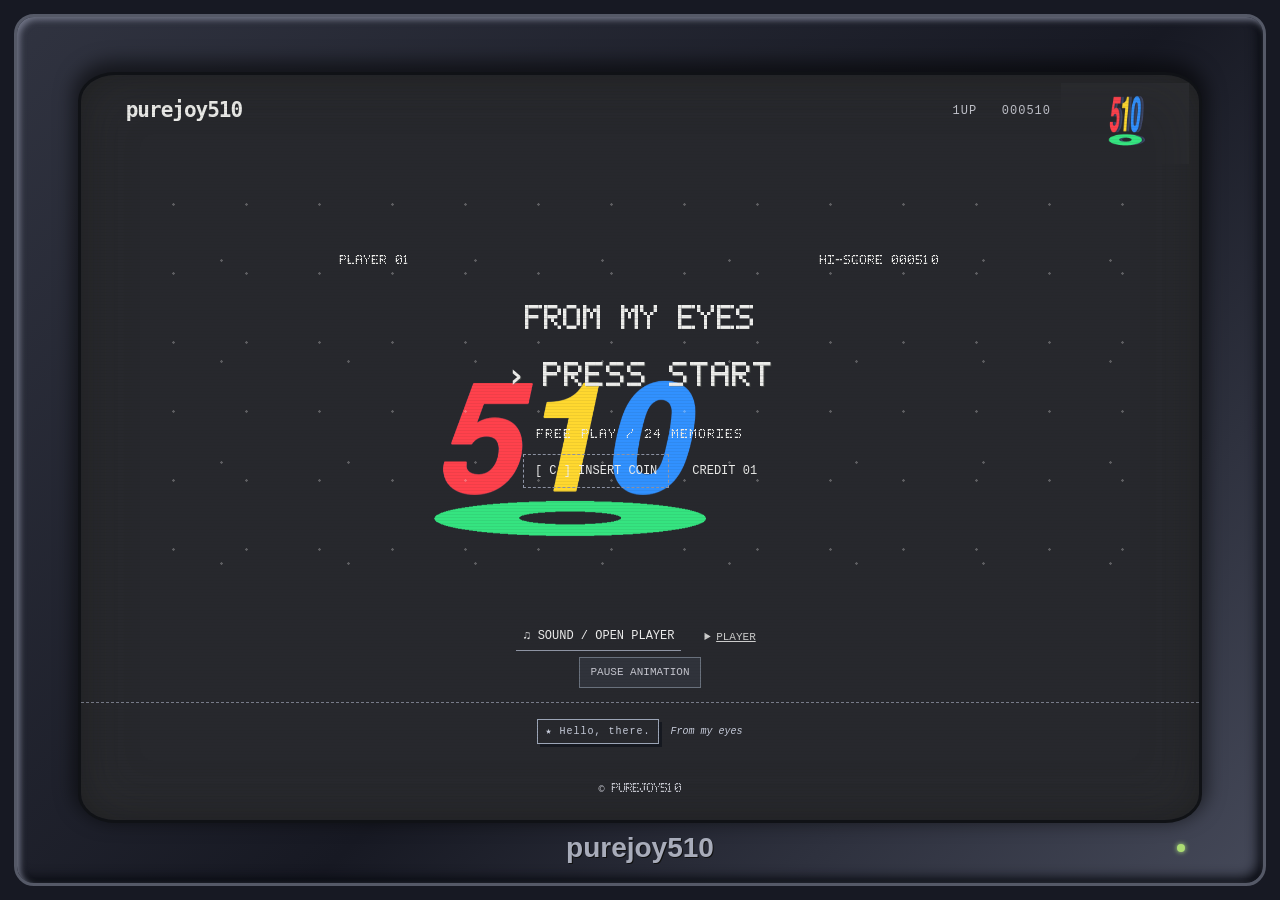
<file: The Feed/index.html>
<!DOCTYPE html>
<html lang="en">
<head>
  <meta charset="UTF-8">
  <meta name="viewport" content="width=device-width, initial-scale=1">
  <meta name="theme-color" content="#171923">
  <meta name="description" content="From my eyes — a personal photo and video archive by purejoy510.">
  <title>From my eyes — purejoy510</title>
  <link rel="stylesheet" href="css/style.css">
  <link rel="stylesheet" href="css/interactions.css">
  <link rel="stylesheet" href="css/cursor.css">
  <script src="js/script.js" defer></script>
  <script src="js/interactions.js" defer></script>
</head>
<body class="title-page">
  <div class="monitor">
    <div class="screen" id="crt-screen">
      <a class="skip" href="#main">Skip to content</a>
      <div class="dvd-stage" id="dvd-stage" aria-hidden="true">
        <img class="dvd-logo" id="dvd-logo" src="img/510-still-cutout.png" alt="" width="720" height="460" decoding="async">
      </div>
      <img class="corner-spin" src="img/510-spin.gif" alt="Spinning 510 logo with a red 5, yellow 1, blue 0 and green disc" width="720" height="460" decoding="async">
      <header class="topbar">
        <a class="brand" href="index.html">purejoy510</a>
        <span class="channel">1UP &nbsp; 000510</span>
      </header>
      <main id="main" class="title-screen">
        <div class="arcade-hud pixel"><span>PLAYER 01</span><span>HI-SCORE 000510</span></div>
        <h1>From my eyes</h1>
        <a class="start-button pixel" href="thefeed.html"><span aria-hidden="true">›</span> PRESS START</a>
        <p class="insert-coin pixel">FREE PLAY / 24 MEMORIES</p>
        <div class="arcade-controls"><button id="insert-credit" type="button">[ C ] INSERT COIN</button><span id="credit-count" aria-live="polite">CREDIT 01</span></div>
      <div id="coin-pop" class="coin-pop" hidden>
          <img src="img/coin-sketch.svg" alt="" width="115" height="115">
          <strong>+1 CREDIT</strong>
          <span>keep collecting moments</span>
        </div>
      </main>
      <section class="sound-system" aria-label="Background soundtrack controls">
        <button id="sound-toggle" type="button" aria-pressed="false">♫ SOUND / CONNECTING</button>
        <details class="music-details"><summary>PLAYER</summary>
          <div id="spotify-mount"></div>
          <a href="https://open.spotify.com/track/3vjs2MDHoF9xhylNg6Y9un" target="_blank" rel="noopener noreferrer">OPEN TRACK IN SPOTIFY ↗</a>
        </details>
        <span id="music-status" class="sr-only" aria-live="polite"></span>
      </section>
      <button class="motion-toggle" type="button" aria-pressed="false">PAUSE ANIMATION</button>
      <div class="desktop-extras">
        <span class="web-badge">★ Hello, there.</span><span class="tiny-note">From my eyes</span>
      </div>
      <footer class="bottom-bar"><span>© PUREJOY510</span></footer>
    </div>
    <div class="monitor-chin" aria-hidden="true"><span>purejoy510</span><i></i></div>
  </div>
</body>
</html>
</file>
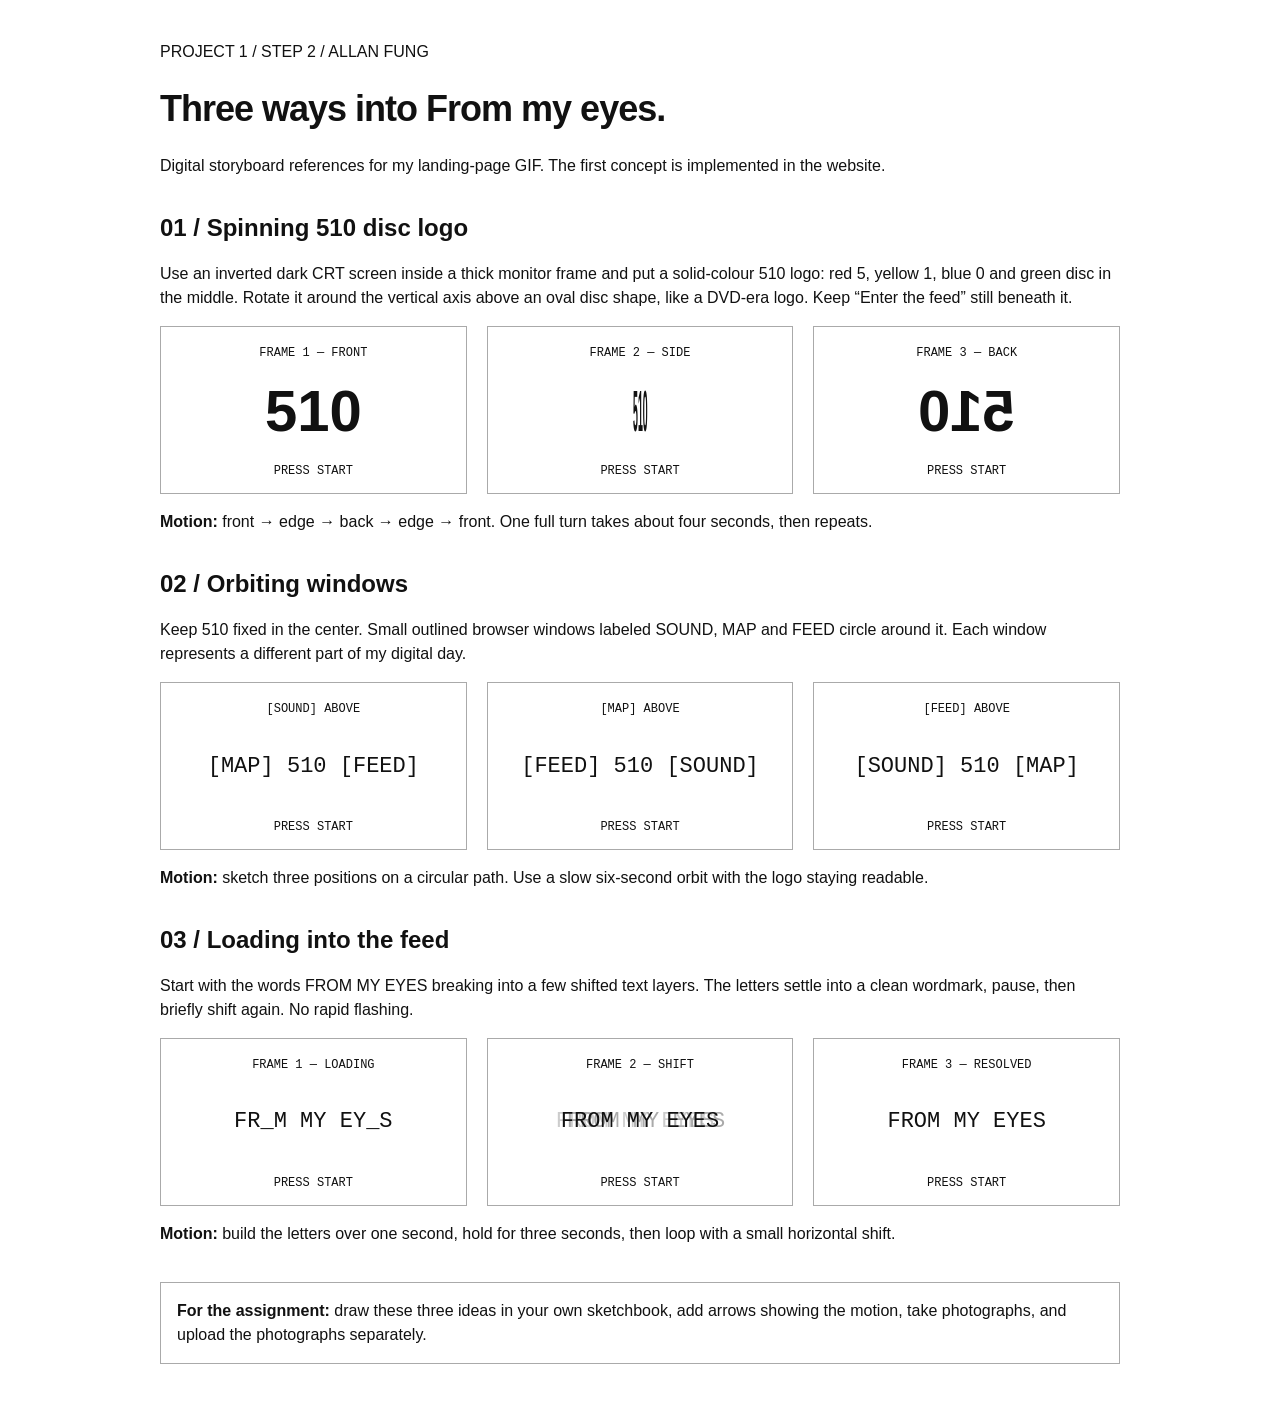
<file: The Feed/gif-concepts.html>
<!DOCTYPE html>
<html lang="en">
  <head>
    <meta charset="utf-8">
    <meta name="viewport" content="width=device-width, initial-scale=1">
    <title>Three GIF concepts — Allan Fung</title>
    <link rel="stylesheet" href="css/gif-concepts.css">
  </head>

  <body>
    <p>PROJECT 1 / STEP 2 / ALLAN FUNG</p>

    <h1>Three ways into From my eyes.</h1>

    <p>
      Digital storyboard references for my landing-page GIF. The first concept is
      implemented in the website.
    </p>

    <h2>01 / Spinning 510 disc logo</h2>

    <p>
      Use an inverted dark CRT screen inside a thick monitor frame and put a
      solid-colour 510 logo: red 5, yellow 1, blue 0 and green disc in the middle.
      Rotate it around the vertical axis above an oval disc shape, like a DVD-era
      logo. Keep “Enter the feed” still beneath it.
    </p>

    <div class="frames">
      <div class="frame">
        <small>FRAME 1 — FRONT</small>
        <div class="mark">510</div>
        <small>PRESS START</small>
      </div>

      <div class="frame">
        <small>FRAME 2 — SIDE</small>
        <div class="mark narrow">510</div>
        <small>PRESS START</small>
      </div>

      <div class="frame">
        <small>FRAME 3 — BACK</small>
        <div class="mark reverse">510</div>
        <small>PRESS START</small>
      </div>
    </div>

    <p>
      <strong>Motion:</strong> front → edge → back → edge → front. One full turn
      takes about four seconds, then repeats.
    </p>

    <h2>02 / Orbiting windows</h2>

    <p>
      Keep 510 fixed in the center. Small outlined browser windows labeled SOUND,
      MAP and FEED circle around it. Each window represents a different part of my
      digital day.
    </p>

    <div class="frames">
      <div class="frame">
        <small>[SOUND] ABOVE</small>
        <div class="mark orbit">[MAP] 510 [FEED]</div>
        <small>PRESS START</small>
      </div>

      <div class="frame">
        <small>[MAP] ABOVE</small>
        <div class="mark orbit">[FEED] 510 [SOUND]</div>
        <small>PRESS START</small>
      </div>

      <div class="frame">
        <small>[FEED] ABOVE</small>
        <div class="mark orbit">[SOUND] 510 [MAP]</div>
        <small>PRESS START</small>
      </div>
    </div>

    <p>
      <strong>Motion:</strong> sketch three positions on a circular path. Use a
      slow six-second orbit with the logo staying readable.
    </p>

    <h2>03 / Loading into the feed</h2>

    <p>
      Start with the words FROM MY EYES breaking into a few shifted text layers.
      The letters settle into a clean wordmark, pause, then briefly shift again.
      No rapid flashing.
    </p>

    <div class="frames">
      <div class="frame">
        <small>FRAME 1 — LOADING</small>
        <div class="mark orbit">FR_M MY EY_S</div>
        <small>PRESS START</small>
      </div>

      <div class="frame">
        <small>FRAME 2 — SHIFT</small>
        <div class="mark orbit ghost">FROM MY EYES</div>
        <small>PRESS START</small>
      </div>

      <div class="frame">
        <small>FRAME 3 — RESOLVED</small>
        <div class="mark orbit">FROM MY EYES</div>
        <small>PRESS START</small>
      </div>
    </div>

    <p>
      <strong>Motion:</strong> build the letters over one second, hold for three
      seconds, then loop with a small horizontal shift.
    </p>

    <p class="note">
      <strong>For the assignment:</strong> draw these three ideas in your own
      sketchbook, add arrows showing the motion, take photographs, and upload the
      photographs separately.
    </p>
  </body>
</html>
</file>
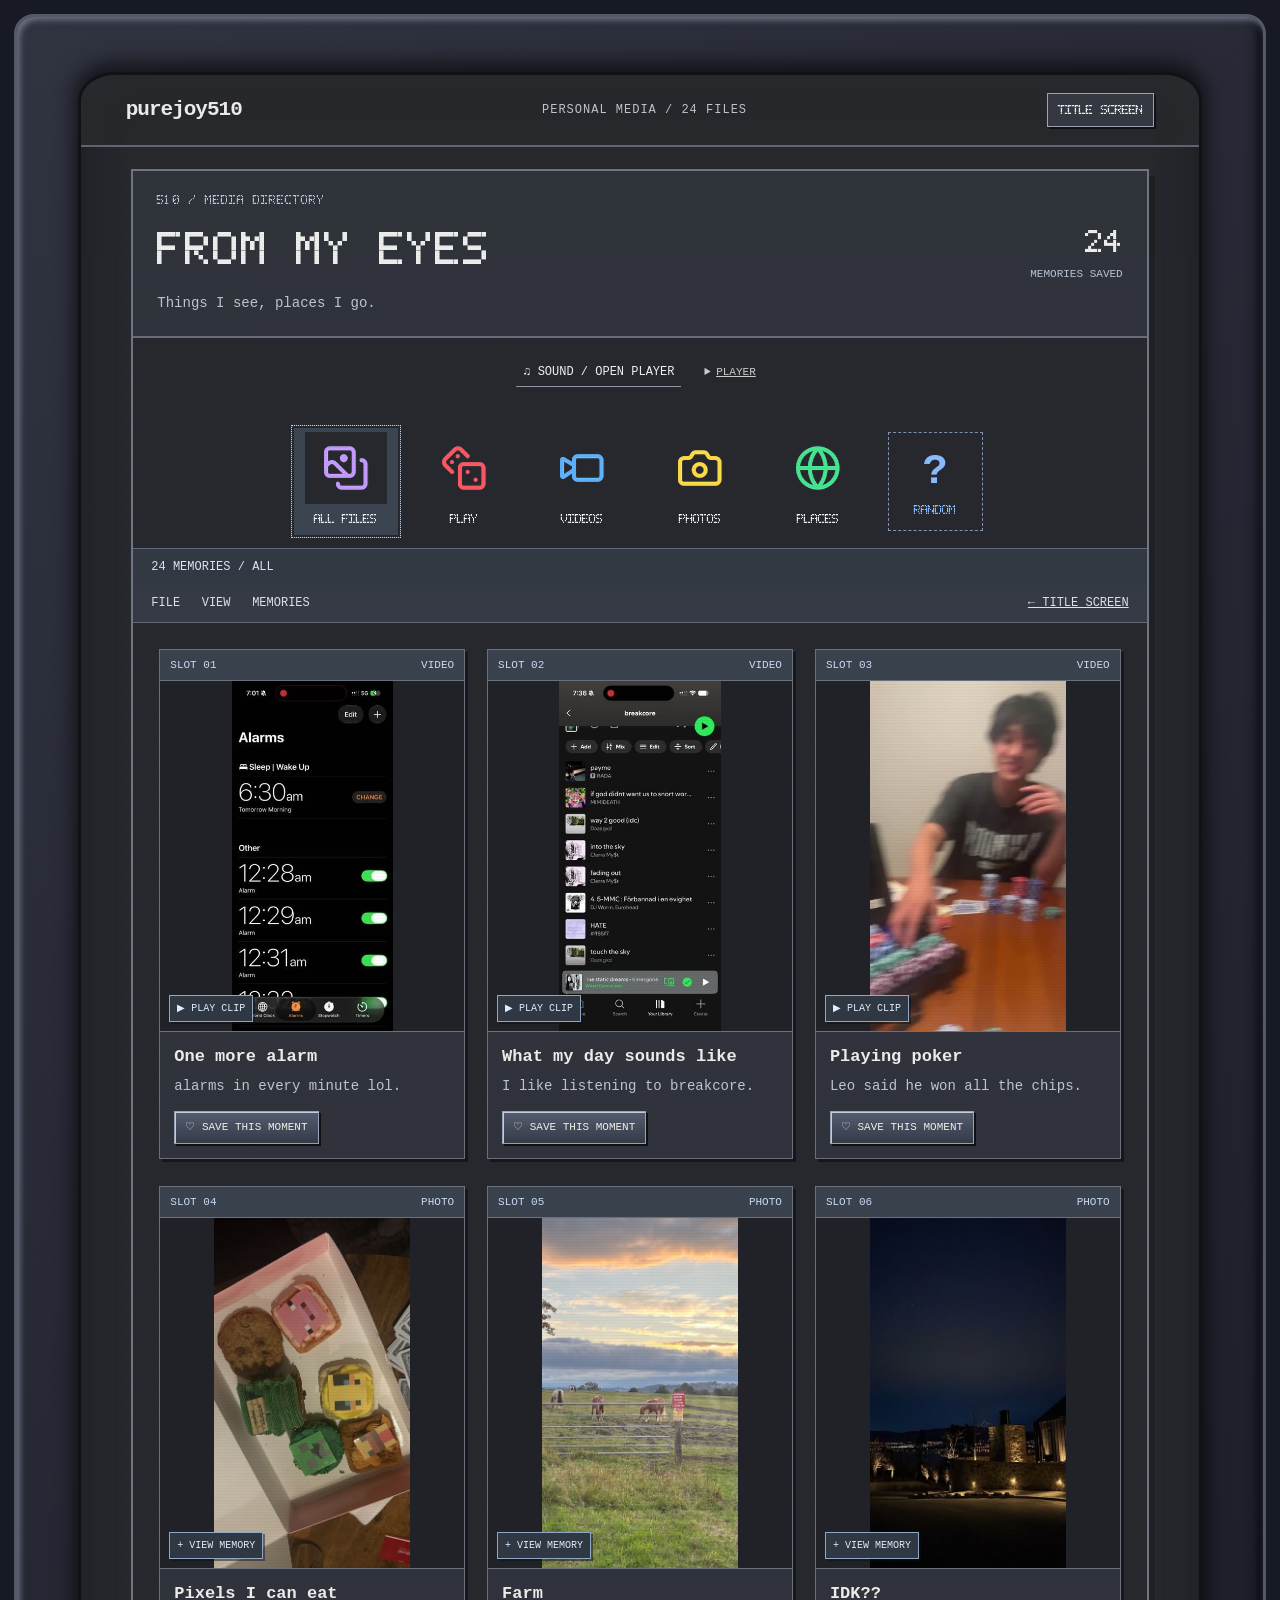
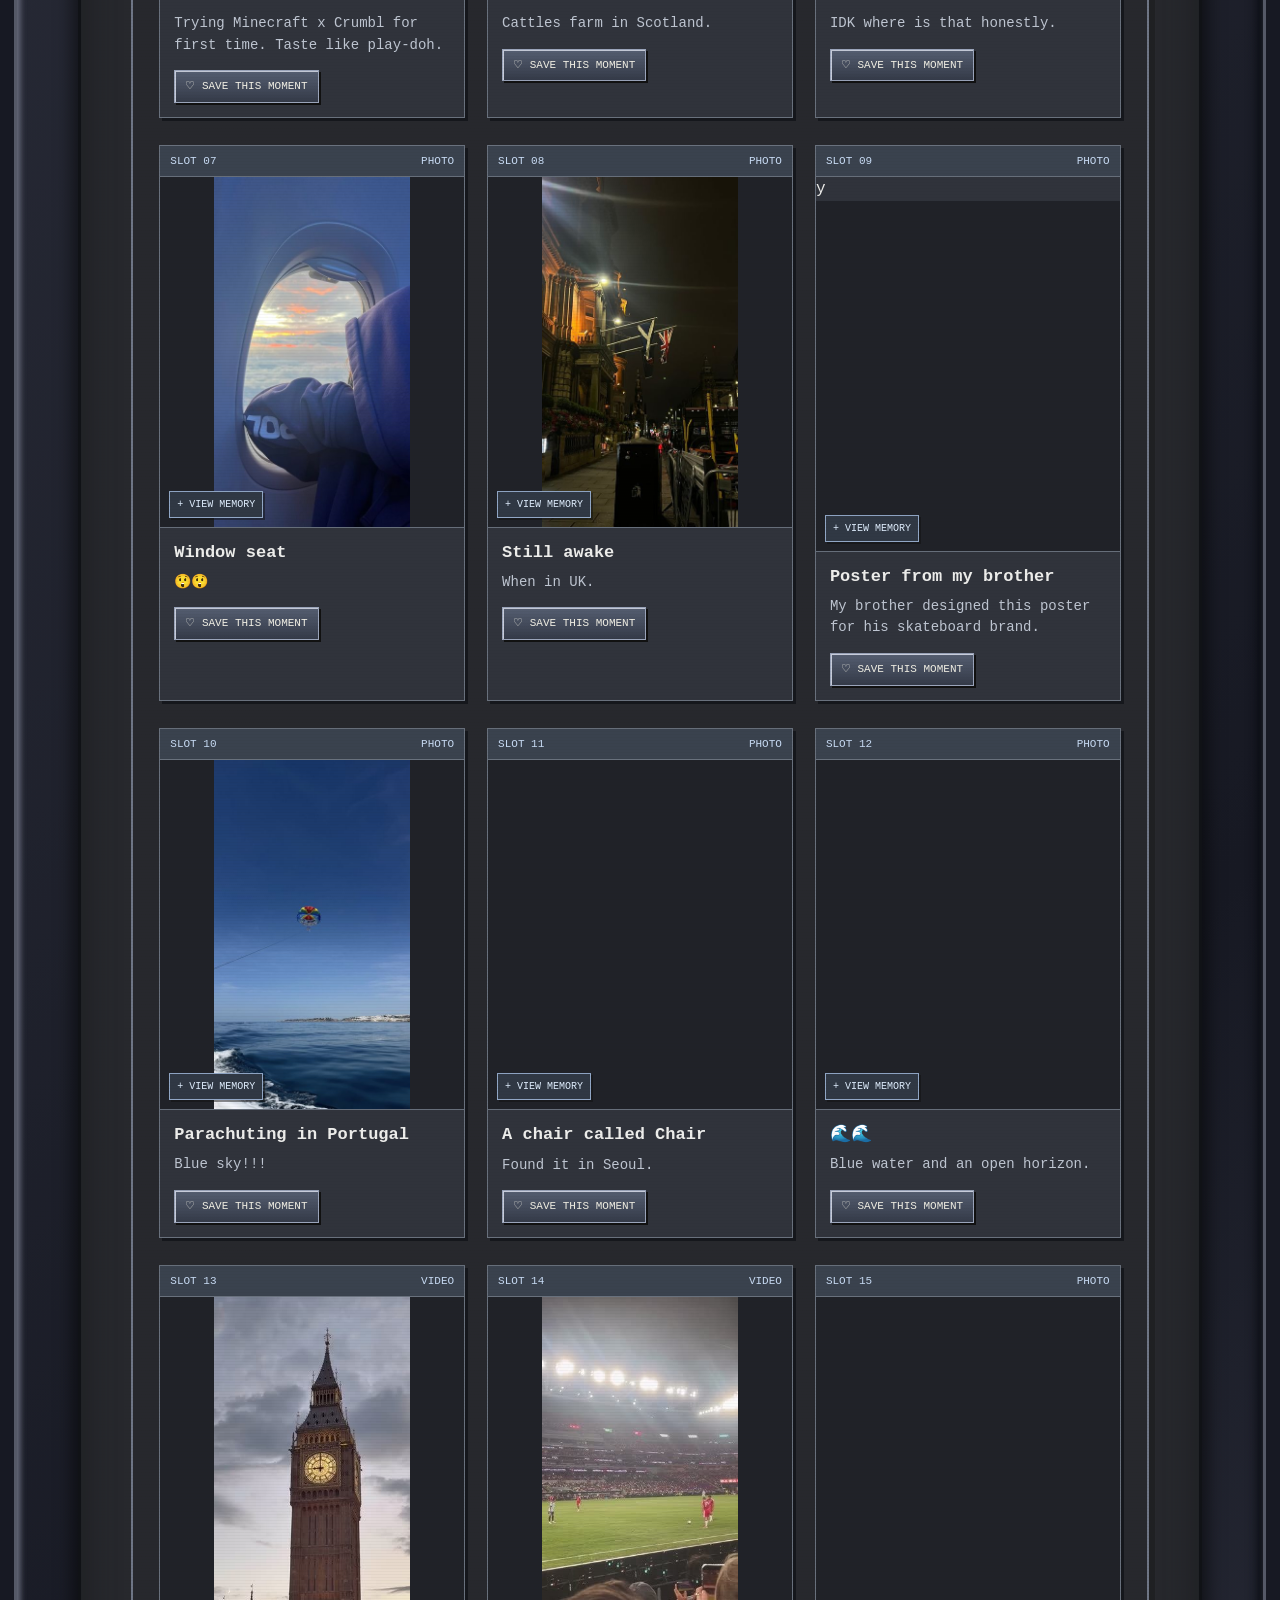
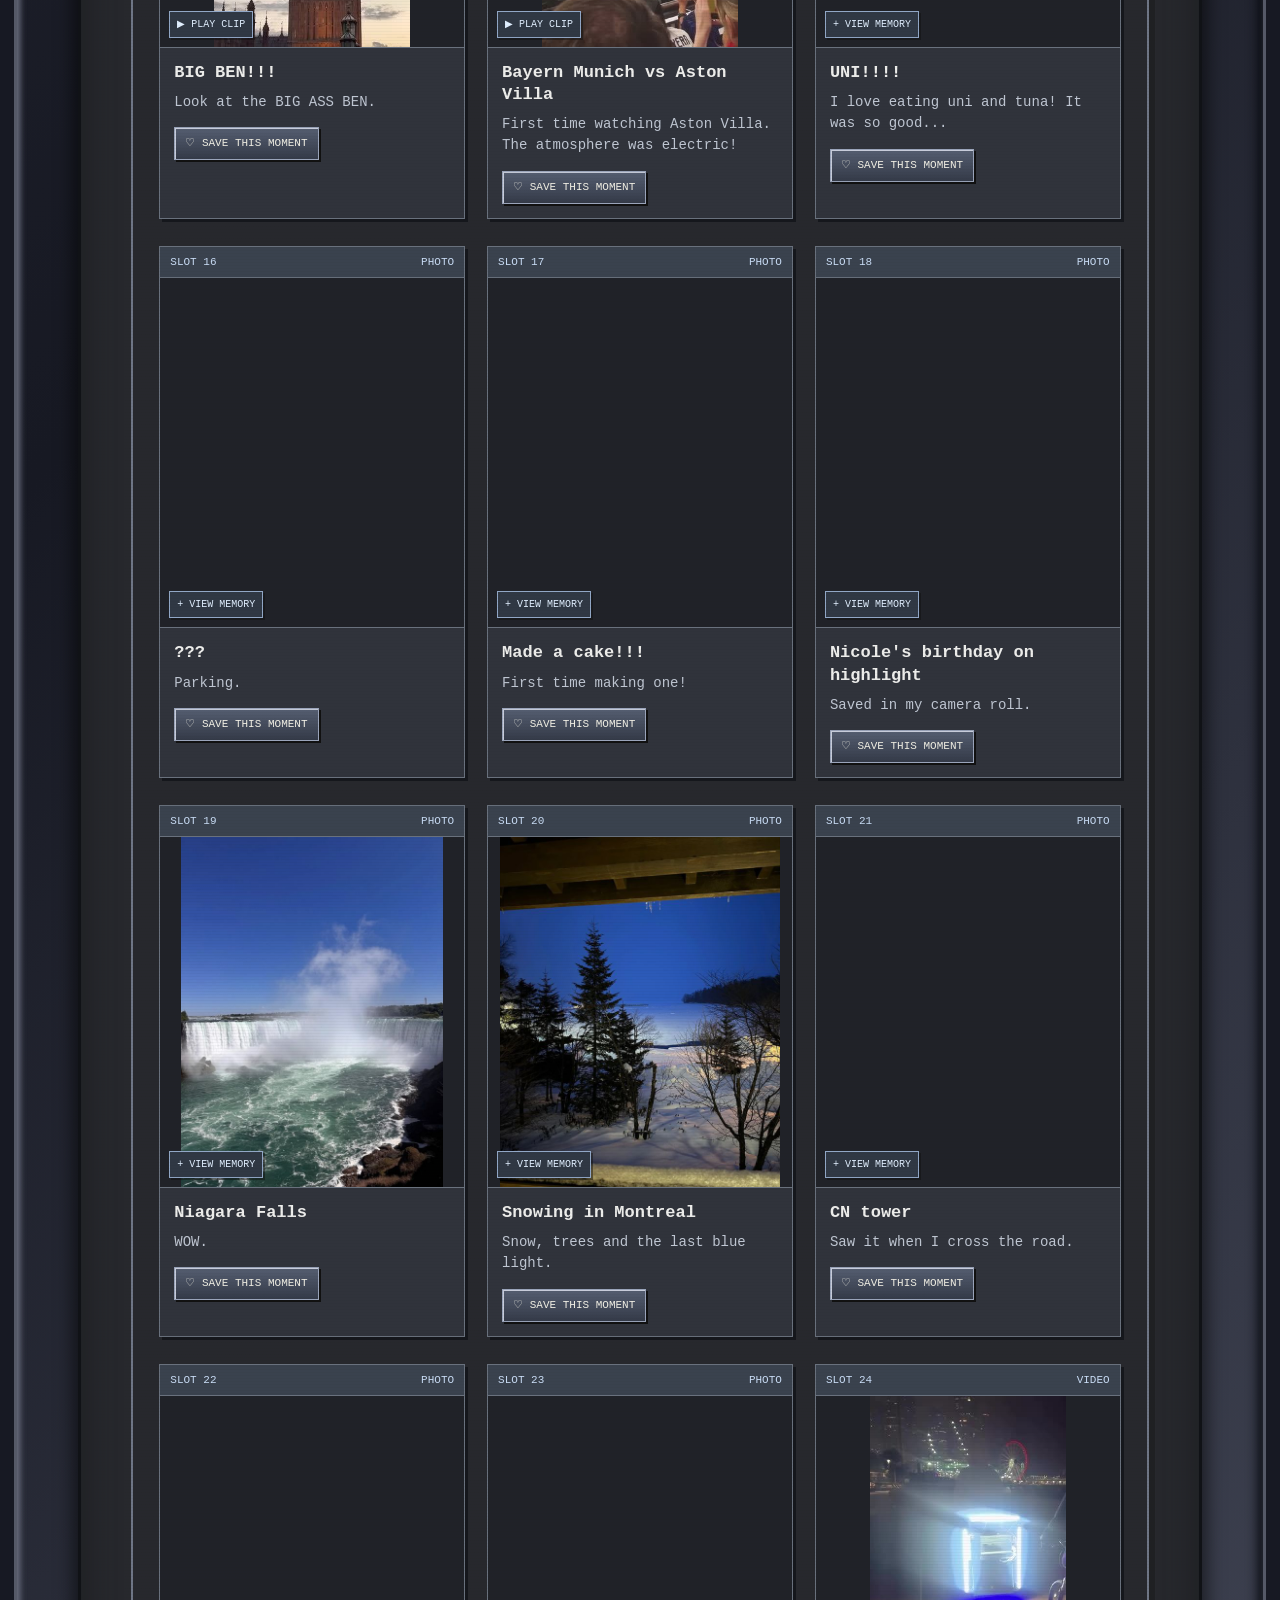
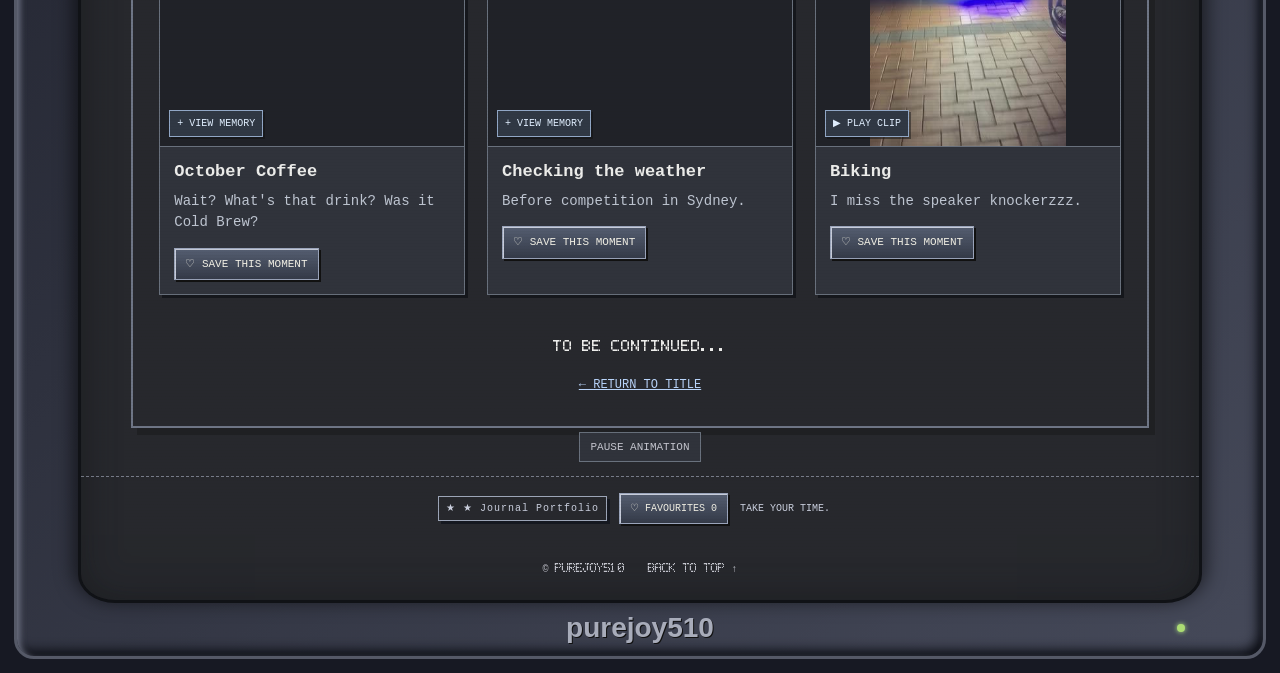
<file: The Feed/thefeed.html>
<!DOCTYPE html>
<html lang="en">
<head>
  <meta charset="UTF-8">
  <meta name="viewport" content="width=device-width, initial-scale=1">
  <meta name="referrer" content="strict-origin-when-cross-origin">
  <meta name="theme-color" content="#171923">
  <meta name="description" content="From my eyes — a personal photo and video archive by purejoy510.">
  <title>From my eyes — purejoy510</title>
  <link rel="stylesheet" href="css/style.css">
  <link rel="stylesheet" href="css/interactions.css">
  <link rel="stylesheet" href="css/cursor.css">
  <script src="js/script.js" defer></script>
  <script src="js/interactions.js" defer></script>
</head>
<body class="archive-page">
  <div class="monitor"><div class="screen archive-screen">
  <a class="skip" href="#main">Skip to content</a>
  <header class="topbar">
    <a class="brand" href="index.html">purejoy<span>510</span></a>
    <span class="top-note">PERSONAL MEDIA / 24 FILES</span>
    <a class="top-link" href="index.html">TITLE SCREEN</a>
  </header>
  <main id="main">
    <section class="archive-heading">
      <div><p class="pixel eyebrow">510 / MEDIA DIRECTORY</p><h1>From my eyes</h1><p class="archive-intro">Things I see, places I go.</p></div>
      <p class="archive-count pixel">24<span>MEMORIES SAVED</span></p>
    </section>
    <section class="sound-system" aria-label="Background soundtrack controls">
        <button id="sound-toggle" type="button" aria-pressed="false">♫ SOUND / CONNECTING</button>
        <details class="music-details"><summary>PLAYER</summary>
          <div id="spotify-mount"></div>
          <a href="https://open.spotify.com/track/3vjs2MDHoF9xhylNg6Y9un" target="_blank" rel="noopener noreferrer">OPEN TRACK IN SPOTIFY ↗</a>
        </details>
        <span id="music-status" class="sr-only" aria-live="polite"></span>
      </section>
    <nav class="icon-tabs" aria-label="Memory categories">
      <button type="button" class="icon-tab" data-filter="all" aria-pressed="true"><img class="tab-gif" src="img/icons/gallery.gif" alt="" width="144" height="128" decoding="async"><img class="tab-still" src="img/icons/gallery.png" alt="" width="128" height="128" decoding="async"><span>ALL FILES</span></button>
      <button type="button" class="icon-tab" data-filter="games" aria-pressed="false"><img class="tab-gif" src="img/icons/dice.gif" alt="" width="144" height="128" decoding="async"><img class="tab-still" src="img/icons/dice.png" alt="" width="128" height="128" decoding="async"><span>PLAY</span></button>
      <button type="button" class="icon-tab" data-filter="video" aria-pressed="false"><img class="tab-gif" src="img/icons/camcorder.gif" alt="" width="144" height="128" decoding="async"><img class="tab-still" src="img/icons/camcorder.png" alt="" width="128" height="128" decoding="async"><span>VIDEOS</span></button>
      <button type="button" class="icon-tab" data-filter="photo" aria-pressed="false"><img class="tab-gif" src="img/icons/camera.gif" alt="" width="144" height="128" decoding="async"><img class="tab-still" src="img/icons/camera.png" alt="" width="128" height="128" decoding="async"><span>PHOTOS</span></button>
      <button type="button" class="icon-tab" data-filter="travel" aria-pressed="false"><img class="tab-gif" src="img/icons/globe.gif" alt="" width="144" height="128" decoding="async"><img class="tab-still" src="img/icons/globe.png" alt="" width="128" height="128" decoding="async"><span>PLACES</span></button>
      <button type="button" class="random-memory">? <span>RANDOM</span></button>
    </nav>
    <p id="filter-status" class="filter-status" aria-live="polite">24 MEMORIES / ALL FILES</p>
    <div class="archive-toolbar"><p>FILE &nbsp; VIEW &nbsp; MEMORIES</p><a href="index.html">← TITLE SCREEN</a></div>
    <section id="memory-grid" class="memory-grid" aria-label="Photo and video memories">
      <figure class="memory" data-groups="">
        <div class="slot-label"><span>SLOT 01</span><span>VIDEO</span></div>
        <a class="memory-open" href="img/memory-01.mp4" data-kind="video" data-title="One more alarm" aria-label="Open memory 1: One more alarm">
          <img src="img/memory-01.jpg" alt="One more alarm" loading="lazy" width="300" height="650" decoding="async">
          <span class="view-label">▶ PLAY CLIP</span>
        </a>
        <figcaption>
          <h2>One more alarm</h2>
          <p>alarms in every minute lol.</p>
        </figcaption>
      </figure>
      <figure class="memory" data-groups="">
        <div class="slot-label"><span>SLOT 02</span><span>VIDEO</span></div>
        <a class="memory-open" href="img/memory-02.mp4" data-kind="video" data-title="What my day sounds like" aria-label="Open memory 2: What my day sounds like">
          <img src="img/memory-02.jpg" alt="What my day sounds like" loading="lazy" width="300" height="650" decoding="async">
          <span class="view-label">▶ PLAY CLIP</span>
        </a>
        <figcaption>
          <h2>What my day sounds like</h2>
          <p>I like listening to breakcore.</p>
        </figcaption>
      </figure>
      <figure class="memory" data-groups="games">
        <div class="slot-label"><span>SLOT 03</span><span>VIDEO</span></div>
        <a class="memory-open" href="img/memory-03.mp4" data-kind="video" data-title="Playing poker" aria-label="Open memory 3: Playing poker">
          <img src="img/memory-03.jpg" alt="Playing poker" loading="lazy" width="300" height="534" decoding="async">
          <span class="view-label">▶ PLAY CLIP</span>
        </a>
        <figcaption>
          <h2>Playing poker</h2>
          <p>Leo said he won all the chips.</p>
        </figcaption>
      </figure>
      <figure class="memory" data-groups="games">
        <div class="slot-label"><span>SLOT 04</span><span>PHOTO</span></div>
        <a class="memory-open" href="img/memory-04.jpg" data-kind="photo" data-title="Pixels I can eat" aria-label="Open memory 4: Pixels I can eat">
          <img src="img/memory-04.jpg" alt="Pixels I can eat" loading="lazy" width="675" height="1200" decoding="async" srcset="img/thumbs/memory-04.jpg 405w, img/memory-04.jpg 675w" sizes="(max-width: 600px) 85vw, (max-width: 1000px) 40vw, 28vw">
          <span class="view-label">+ VIEW MEMORY</span>
        </a>
        <figcaption>
          <h2>Pixels I can eat</h2>
          <p>Trying Minecraft x Crumbl for first time. Taste like play-doh.</p>
        </figcaption>
      </figure>
      <figure class="memory" data-groups="travel">
        <div class="slot-label"><span>SLOT 05</span><span>PHOTO</span></div>
        <a class="memory-open" href="img/memory-05.jpg" data-kind="photo" data-title="Farm" aria-label="Open memory 5: Farm">
          <img src="img/memory-05.jpg" alt="Farm" loading="lazy" width="675" height="1200" decoding="async" srcset="img/thumbs/memory-05.jpg 405w, img/memory-05.jpg 675w" sizes="(max-width: 600px) 85vw, (max-width: 1000px) 40vw, 28vw">
          <span class="view-label">+ VIEW MEMORY</span>
        </a>
        <figcaption>
          <h2>Farm</h2>
          <p>Cattles farm in Scotland.</p>
        </figcaption>
      </figure>
      <figure class="memory" data-groups="travel">
        <div class="slot-label"><span>SLOT 06</span><span>PHOTO</span></div>
        <a class="memory-open" href="img/memory-06.jpg" data-kind="photo" data-title="IDK??" aria-label="Open memory 6: IDK??">
          <img src="img/memory-06.jpg" alt="IDK??" loading="lazy" width="675" height="1200" decoding="async" srcset="img/thumbs/memory-06.jpg 405w, img/memory-06.jpg 675w" sizes="(max-width: 600px) 85vw, (max-width: 1000px) 40vw, 28vw">
          <span class="view-label">+ VIEW MEMORY</span>
        </a>
        <figcaption>
          <h2>IDK??</h2>
          <p>IDK where is that honestly.</p>
        </figcaption>
      </figure>
      <figure class="memory" data-groups="travel">
        <div class="slot-label"><span>SLOT 07</span><span>PHOTO</span></div>
        <a class="memory-open" href="img/memory-07.jpg" data-kind="photo" data-title="Window seat" aria-label="Open memory 7: Window seat">
          <img src="img/memory-07.jpg" alt="Window seat" loading="lazy" width="675" height="1200" decoding="async" srcset="img/thumbs/memory-07.jpg 405w, img/memory-07.jpg 675w" sizes="(max-width: 600px) 85vw, (max-width: 1000px) 40vw, 28vw">
          <span class="view-label">+ VIEW MEMORY</span>
        </a>
        <figcaption>
          <h2>Window seat</h2>
          <p>😲😲</p>
        </figcaption>
      </figure>
      <figure class="memory" data-groups="travel">
        <div class="slot-label"><span>SLOT 08</span><span>PHOTO</span></div>
        <a class="memory-open" href="img/memory-08.jpg" data-kind="photo" data-title="Still awake" aria-label="Open memory 8: Still awake">
          <img src="img/memory-08.jpg" alt="Still awake" loading="lazy" width="675" height="1200" decoding="async" srcset="img/thumbs/memory-08.jpg 405w, img/memory-08.jpg 675w" sizes="(max-width: 600px) 85vw, (max-width: 1000px) 40vw, 28vw">
          <span class="view-label">+ VIEW MEMORY</span>
        </a>
        <figcaption>
          <h2>Still awake</h2>
          <p>When in UK.</p>
        </figcaption>
      </figure>
      <figure class="memory" data-groups="games">
        <div class="slot-label"><span>SLOT 09</span><span>PHOTO</span></div>y
        <a class="memory-open" href="img/memory-09.jpg" data-kind="photo" data-title="Poster from my brother" aria-label="Open memory 9: Poster from my brother">
          <img src="img/memory-09.jpg" alt="Poster from my brother" loading="lazy" width="960" height="1200" decoding="async" srcset="img/thumbs/memory-09.jpg 576w, img/memory-09.jpg 960w" sizes="(max-width: 600px) 85vw, (max-width: 1000px) 40vw, 28vw">
          <span class="view-label">+ VIEW MEMORY</span>
        </a>
        <figcaption>
          <h2>Poster from my brother</h2>
          <p>My brother designed this poster for his skateboard brand.</p>
        </figcaption>
      </figure>
      <figure class="memory" data-groups="travel">
        <div class="slot-label"><span>SLOT 10</span><span>PHOTO</span></div>
        <a class="memory-open" href="img/memory-10.jpg" data-kind="photo" data-title="Parachuting in Portugal" aria-label="Open memory 10: Parachuting in Portugal">
          <img src="img/memory-10.jpg" alt="Parachuting in Portugal" loading="lazy" width="675" height="1200" decoding="async" srcset="img/thumbs/memory-10.jpg 405w, img/memory-10.jpg 675w" sizes="(max-width: 600px) 85vw, (max-width: 1000px) 40vw, 28vw">
          <span class="view-label">+ VIEW MEMORY</span>
        </a>
        <figcaption>
          <h2>Parachuting in Portugal</h2>
          <p>Blue sky!!!</p>
        </figcaption>
      </figure>
      <figure class="memory" data-groups="">
        <div class="slot-label"><span>SLOT 11</span><span>PHOTO</span></div>
        <a class="memory-open" href="img/memory-11.jpg" data-kind="photo" data-title="A chair called Chair" aria-label="Open memory 11: A chair called Chair">
          <img src="img/memory-11.jpg" alt="A chair called Chair" loading="lazy" width="675" height="1200" decoding="async" srcset="img/thumbs/memory-11.jpg 405w, img/memory-11.jpg 675w" sizes="(max-width: 600px) 85vw, (max-width: 1000px) 40vw, 28vw">
          <span class="view-label">+ VIEW MEMORY</span>
        </a>
        <figcaption>
          <h2>A chair called Chair</h2>
          <p>Found it in Seoul.</p>
        </figcaption>
      </figure>
      <figure class="memory" data-groups="travel">
        <div class="slot-label"><span>SLOT 12</span><span>PHOTO</span></div>
        <a class="memory-open" href="img/memory-12.jpg" data-kind="photo" data-title="🌊🌊" aria-label="Open memory 12: 🌊🌊">
          <img src="img/memory-12.jpg" alt="🌊🌊" loading="lazy" width="675" height="1200" decoding="async" srcset="img/thumbs/memory-12.jpg 405w, img/memory-12.jpg 675w" sizes="(max-width: 600px) 85vw, (max-width: 1000px) 40vw, 28vw">
          <span class="view-label">+ VIEW MEMORY</span>
        </a>
        <figcaption>
          <h2>🌊🌊</h2>
          <p>Blue water and an open horizon.</p>
        </figcaption>
      </figure>
      <figure class="memory" data-groups="travel">
        <div class="slot-label"><span>SLOT 13</span><span>VIDEO</span></div>
        <a class="memory-open" href="img/memory-13.mp4" data-kind="video" data-title="BIG BEN!!!" aria-label="Open memory 13: BIG BEN!!!">
          <img src="img/memory-13.jpg" alt="BIG BEN!!!" loading="lazy" width="300" height="534" decoding="async">
          <span class="view-label">▶ PLAY CLIP</span>
        </a>
        <figcaption>
          <h2>BIG BEN!!!</h2>
          <p>Look at the BIG ASS BEN.</p>
        </figcaption>
      </figure>
      <figure class="memory" data-groups="travel">
        <div class="slot-label"><span>SLOT 14</span><span>VIDEO</span></div>
        <a class="memory-open" href="img/memory-14.mp4" data-kind="video" data-title="Bayern Munich vs Aston Villa" aria-label="Open memory 14: Bayern Munich vs Aston Villa">
          <img src="img/memory-14.jpg" alt="Bayern Munich vs Aston Villa" loading="lazy" width="300" height="534" decoding="async">
          <span class="view-label">▶ PLAY CLIP</span>
        </a>
        <figcaption>
          <h2>Bayern Munich vs Aston Villa</h2>
          <p>First time watching Aston Villa. The atmosphere was electric!</p>
        </figcaption>
      </figure>
      <figure class="memory" data-groups="">
        <div class="slot-label"><span>SLOT 15</span><span>PHOTO</span></div>
        <a class="memory-open" href="img/memory-15.jpg" data-kind="photo" data-title="UNI!!!!" aria-label="Open memory 15: UNI!!!!">
          <img src="img/memory-15.jpg" alt="UNI!!!!" loading="lazy" width="675" height="1200" decoding="async" srcset="img/thumbs/memory-15.jpg 405w, img/memory-15.jpg 675w" sizes="(max-width: 600px) 85vw, (max-width: 1000px) 40vw, 28vw">
          <span class="view-label">+ VIEW MEMORY</span>
        </a>
        <figcaption>
          <h2>UNI!!!!</h2>
          <p>I love eating uni and tuna! It was so good...</p>
        </figcaption>
      </figure>
      <figure class="memory" data-groups="">
        <div class="slot-label"><span>SLOT 16</span><span>PHOTO</span></div>
        <a class="memory-open" href="img/memory-16.jpg" data-kind="photo" data-title="???" aria-label="Open memory 16: ???">
          <img src="img/memory-16.jpg" alt="???" loading="lazy" width="962" height="1200" decoding="async" srcset="img/thumbs/memory-16.jpg 577w, img/memory-16.jpg 962w" sizes="(max-width: 600px) 85vw, (max-width: 1000px) 40vw, 28vw">
          <span class="view-label">+ VIEW MEMORY</span>
        </a>
        <figcaption>
          <h2>???</h2>
          <p>Parking.</p>
        </figcaption>
      </figure>
      <figure class="memory" data-groups="">
        <div class="slot-label"><span>SLOT 17</span><span>PHOTO</span></div>
        <a class="memory-open" href="img/memory-17.jpg" data-kind="photo" data-title="Made a cake!!!" aria-label="Open memory 17: Made a cake!!!">
          <img src="img/memory-17.jpg" alt="Made a cake!!!" loading="lazy" width="900" height="1200" decoding="async" srcset="img/thumbs/memory-17.jpg 540w, img/memory-17.jpg 900w" sizes="(max-width: 600px) 85vw, (max-width: 1000px) 40vw, 28vw">
          <span class="view-label">+ VIEW MEMORY</span>
        </a>
        <figcaption>
          <h2>Made a cake!!!</h2>
          <p>First time making one!</p>
        </figcaption>
      </figure>
      <figure class="memory" data-groups="">
        <div class="slot-label"><span>SLOT 18</span><span>PHOTO</span></div>
        <a class="memory-open" href="img/memory-18.jpg" data-kind="photo" data-title="Nicole's birthday on highlight" aria-label="Open memory 18: Nicole's birthday on highlight">
          <img src="img/memory-18.jpg" alt="Nicole's birthday on highlight" loading="lazy" width="553" height="1200" decoding="async" srcset="img/thumbs/memory-18.jpg 332w, img/memory-18.jpg 553w" sizes="(max-width: 600px) 85vw, (max-width: 1000px) 40vw, 28vw">
          <span class="view-label">+ VIEW MEMORY</span>
        </a>
        <figcaption>
          <h2>Nicole's birthday on highlight</h2>
          <p>Saved in my camera roll.</p>
        </figcaption>
      </figure>
      <figure class="memory" data-groups="travel">
        <div class="slot-label"><span>SLOT 19</span><span>PHOTO</span></div>
        <a class="memory-open" href="img/memory-19.jpg" data-kind="photo" data-title="Niagara Falls" aria-label="Open memory 19: Niagara Falls">
          <img src="img/memory-19.jpg" alt="Niagara Falls" loading="lazy" width="900" height="1200" decoding="async" srcset="img/thumbs/memory-19.jpg 540w, img/memory-19.jpg 900w" sizes="(max-width: 600px) 85vw, (max-width: 1000px) 40vw, 28vw">
          <span class="view-label">+ VIEW MEMORY</span>
        </a>
        <figcaption>
          <h2>Niagara Falls</h2>
          <p>WOW.</p>
        </figcaption>
      </figure>
      <figure class="memory" data-groups="travel">
        <div class="slot-label"><span>SLOT 20</span><span>PHOTO</span></div>
        <a class="memory-open" href="img/memory-20.jpg" data-kind="photo" data-title="Snowing in Montreal" aria-label="Open memory 20: Snowing in Montreal">
          <img src="img/memory-20.jpg" alt="Snowing in Montreal" loading="lazy" width="960" height="1200" decoding="async" srcset="img/thumbs/memory-20.jpg 576w, img/memory-20.jpg 960w" sizes="(max-width: 600px) 85vw, (max-width: 1000px) 40vw, 28vw">
          <span class="view-label">+ VIEW MEMORY</span>
        </a>
        <figcaption>
          <h2>Snowing in Montreal</h2>
          <p>Snow, trees and the last blue light.</p>
        </figcaption>
      </figure>
      <figure class="memory" data-groups="travel">
        <div class="slot-label"><span>SLOT 21</span><span>PHOTO</span></div>
        <a class="memory-open" href="img/memory-21.jpg" data-kind="photo" data-title="CN tower" aria-label="Open memory 21: CN tower">
          <img src="img/memory-21.jpg" alt="CN tower" loading="lazy" width="908" height="1200" decoding="async" srcset="img/thumbs/memory-21.jpg 545w, img/memory-21.jpg 908w" sizes="(max-width: 600px) 85vw, (max-width: 1000px) 40vw, 28vw">
          <span class="view-label">+ VIEW MEMORY</span>
        </a>
        <figcaption>
          <h2>CN tower</h2>
          <p>Saw it when I cross the road.</p>
        </figcaption>
      </figure>
      <figure class="memory" data-groups="">
        <div class="slot-label"><span>SLOT 22</span><span>PHOTO</span></div>
        <a class="memory-open" href="img/memory-22.jpg" data-kind="photo" data-title="October Coffee" aria-label="Open memory 22: October Coffee">
          <img src="img/memory-22.jpg" alt="October Coffee" loading="lazy" width="675" height="1200" decoding="async" srcset="img/thumbs/memory-22.jpg 405w, img/memory-22.jpg 675w" sizes="(max-width: 600px) 85vw, (max-width: 1000px) 40vw, 28vw">
          <span class="view-label">+ VIEW MEMORY</span>
        </a>
        <figcaption>
          <h2>October Coffee</h2>
          <p>Wait? What's that drink? Was it Cold Brew?</p>
        </figcaption>
      </figure>
      <figure class="memory" data-groups="">
        <div class="slot-label"><span>SLOT 23</span><span>PHOTO</span></div>
        <a class="memory-open" href="img/memory-23.jpg" data-kind="photo" data-title="Checking the weather" aria-label="Open memory 23: Checking the weather">
          <img src="img/memory-23.jpg" alt="Checking the weather" loading="lazy" width="553" height="1200" decoding="async" srcset="img/thumbs/memory-23.jpg 332w, img/memory-23.jpg 553w" sizes="(max-width: 600px) 85vw, (max-width: 1000px) 40vw, 28vw">
          <span class="view-label">+ VIEW MEMORY</span>
        </a>
        <figcaption>
          <h2>Checking the weather</h2>
          <p>Before competition in Sydney.</p>
        </figcaption>
      </figure>
      <figure class="memory" data-groups="">
        <div class="slot-label"><span>SLOT 24</span><span>VIDEO</span></div>
        <a class="memory-open" href="img/memory-24.mp4" data-kind="video" data-title="Biking" aria-label="Open memory 24: Biking">
          <img src="img/memory-24.jpg" alt="Biking" loading="lazy" width="300" height="534" decoding="async">
          <span class="view-label">▶ PLAY CLIP</span>
        </a>
        <figcaption>
          <h2>Biking</h2>
          <p>I miss the speaker knockerzzz.</p>
        </figcaption>
      </figure>
    </section>
    <div class="archive-ending"><p class="pixel">TO BE CONTINUED...</p><a href="index.html">← RETURN TO TITLE</a></div>
  </main>
  <button class="motion-toggle" type="button" aria-pressed="false">PAUSE ANIMATION</button>
      <div class="desktop-extras">
        <span class="web-badge">★ ★ Journal Portfolio</span><button type="button" id="saved-filter" aria-pressed="false">♡ FAVOURITES <span id="saved-count">0</span></button><span id="breathing-status" role="status">TAKE YOUR TIME.</span>
      </div>
      <footer class="bottom-bar"><span>© PUREJOY510</span><a href="#main">BACK TO TOP ↑</a></footer>
    </div><div class="monitor-chin" aria-hidden="true"><span>purejoy510</span><i></i></div></div>
  <dialog id="memory-viewer" aria-labelledby="viewer-title">
    <div class="viewer-top"><span class="pixel" id="viewer-slot"></span><button class="close-viewer" type="button" aria-label="Close memory">CLOSE ×</button></div>
    <div id="viewer-media"></div>
    <div class="viewer-caption"><h2 id="viewer-title"></h2><p id="viewer-caption"></p></div>
    <div class="viewer-nav"><button type="button" id="previous">← PREVIOUS</button><span id="viewer-counter"></span><button type="button" id="next">NEXT →</button></div>
  </dialog>
</body>
</html>
</file>
<file: The Feed/css/style.css>
/* FROM MY EYES — CRT title screen and retro media desktop. */
@font-face {
  font-family: "Purejoy Pixel";
  src: url("../fonts/purejoy-pixel.ttf") format("truetype");
  font-display: swap;
}

:root {
  color-scheme: light;
  --screen: #d8d7d2;
  --ink: #151613;
  --muted: #51534a;
  --accent: #304836;
  --line: #7b7d70;
}

* {
  box-sizing: border-box;
}

html {
  scroll-behavior: smooth;
}

body {
  margin: 0;
  padding: 14px;
  background: #777765;
  color: var(--ink);
  font: 16px/1.5 "Courier New", monospace;
}

a {
  color: inherit;
  text-decoration: none;
}

button {
  font: inherit;
  color: inherit;
  cursor: pointer;
}

a:focus-visible,
button:focus-visible {
  outline: 3px dashed #313e86;
  outline-offset: 5px;
}

.pixel,
h1 {
  font-family: "Purejoy Pixel", monospace;
  font-weight: normal;
}

.skip {
  position: absolute;
  top: -100px;
  left: 25px;
  z-index: 20;
  padding: 12px;
  background: white;
}

.skip:focus {
  top: 20px;
}

/* The frame is interface chrome; everything inside remains real HTML. */
.monitor {
  position: relative;
  max-width: 1920px;
  min-height: calc(100svh - 28px);
  margin-inline: auto;
  padding: clamp(22px, 4.5vw, 66px) clamp(20px, 5vw, 75px) 0;
  border: 3px solid #8e8e7b;
  border-radius: 20px;
  background: linear-gradient(130deg, #8e8f7b 0%, #777765 18%, #565646 49%, #9d9d88 75%, #898a77 100%);
  box-shadow: inset 3px 3px 5px #bbbb9f, inset -5px -5px 12px #444435, 0 2px 9px #36362c;
}

.screen {
  position: relative;
  display: flex;
  flex-direction: column;
  min-height: calc(100svh - 155px);
  overflow: hidden;
  isolation: isolate;
  background: var(--screen);
  border-radius: 34px / 26px;
  box-shadow: 0 0 0 3px #494b40, 0 -6px 18px 8px #29291f80, 0 7px 13px #dadcc044, inset 0 0 35px #73766a5c;
}

.screen::after {
  content: "";
  position: absolute;
  inset: 0;
  z-index: 8;
  pointer-events: none;
  border-radius: inherit;
  background: repeating-linear-gradient(0deg, transparent 0px, transparent 2px, #20271d11 2px, #20271d11 3px);
  box-shadow: inset 0 0 50px 12px #42463d26;
}

.monitor-chin {
  position: relative;
  display: flex;
  align-items: center;
  justify-content: center;
  height: 56px;
}

.monitor-chin > span {
  font: bold 28px Arial, sans-serif;
  color: #555747;
  text-shadow: 1px 1px 0 #c0c1a6;
}

.monitor-chin i {
  position: absolute;
  right: 14px;
  width: 8px;
  height: 8px;
  border-radius: 50%;
  background: #acdc73;
  box-shadow: 0 0 5px #b3e987;
}

.topbar {
  position: relative;
  z-index: 2;
  display: flex;
  align-items: center;
  justify-content: space-between;
  gap: 20px;
  min-height: 72px;
  padding: 18px 4%;
}

.brand {
  font: bold 21px/1 "Bradley Hand", monospace;
  letter-spacing: -1px;
}

.channel,
.top-note {
  font-size: 12px;
  letter-spacing: 1px;
  color: var(--muted);
}

.top-link {
  padding: 8px 10px;
  border: 1px solid var(--ink);
  background: #eeeee7;
  box-shadow: 2px 2px 0 #96988a;
  font-family: "Purejoy Pixel", monospace;
  font-size: 11px;
}

.top-link:hover {
  background: #252a22;
  color: white;
}

.title-screen {
  display: flex;
  flex: 1;
  flex-direction: column;
  align-items: center;
  justify-content: center;
  min-height: 390px;
  padding: 5px 20px 15px;
  text-align: center;
}

.title-screen > * {
  flex-shrink: 0;
}

.title-screen h1 {
  position: relative;
  z-index: 1;
  max-width: 100%;
  margin: 0 0 5px;
  color: #ededeb;
  font-size: clamp(17px, 2.2vw, 29px);
  line-height: 1.6;
  letter-spacing: -0.03em;
  text-transform: uppercase;
  overflow-wrap: break-word;
}

.logo-stage {
  width: min(560px, 100%);
  flex-shrink: 0;
  margin: 14px 0 8px;
}

.logo-stage img {
  display: block;
  width: 100%;
  height: auto;
  mix-blend-mode: multiply;
}

.logo-still {
  display: none !important;
}

.start-button {
  display: inline-flex;
  align-items: center;
  gap: 17px;
  padding: 12px 15px;
  font-size: clamp(18px, 2.4vw, 29px);
  line-height: 1.5;
  text-shadow: 1px 1px #72776c55;
  transition: color 0.15s;
}

.start-button span {
  font: bold 33px monospace;
  animation: cursor-pulse 1.8s steps(2, end) infinite;
}

.start-button:hover {
  color: #626547;
}

.soundtrack {
  position: relative;
  z-index: 9;
  width: min(360px, 84%);
  margin: 5px auto 0;
}

.soundtrack-label {
  display: flex;
  justify-content: space-between;
  padding: 0 2px 7px;
  color: #484b40;
  font-size: 11px;
  letter-spacing: 0.6px;
}

.soundtrack-label a {
  text-decoration: underline;
}

.soundtrack iframe {
  display: block;
  width: 100%;
  border: 0;
  border-radius: 12px;
  background: #282828;
}

.bottom-bar {
  display: flex;
  flex-wrap: wrap;
  justify-content: center;
  gap: 22px;
  padding: 20px 4% 24px;
  font-family: "Purejoy Pixel", monospace;
  font-size: 10px;
  line-height: 1.6;
  text-align: center;
}

/* The inner page becomes a media directory inside the same CRT shell. */
.archive-screen {
  background-color: #aeb3a8;
  background-image: repeating-linear-gradient(0deg, #343d3320 0 1px, transparent 1px 4px);
}

.archive-screen::after {
  opacity: 0.45;
  box-shadow: inset 0 0 42px #313b3b55;
}

.archive-screen .topbar {
  background: #d8d7d2;
  border-bottom: 2px solid #51574c;
}

.archive-screen main {
  width: 91%;
  margin: 22px auto 0;
  background: #d8d7d2;
  border: 2px solid #33382f;
  box-shadow: 6px 7px 0 #343c365c;
}

.archive-heading {
  display: flex;
  align-items: center;
  justify-content: space-between;
  gap: 25px;
  padding: 22px 24px;
  background: #e8e8df;
  border-bottom: 2px solid #6c7163;
}

.eyebrow {
  margin: 0 0 13px;
  color: #4d5648;
  font-size: 10px;
  letter-spacing: 1px;
}

.archive-heading h1 {
  margin: 0;
  font-size: clamp(20px, 3vw, 38px);
  line-height: 1.5;
  text-transform: uppercase;
}

.archive-count {
  margin: 0;
  font-size: 26px;
  line-height: 1.2;
  text-align: right;
}

.archive-count span {
  display: block;
  margin-top: 10px;
  color: #4e564a;
  font: 11px "Courier New", monospace;
  white-space: nowrap;
}

.archive-toolbar {
  display: flex;
  justify-content: space-between;
  gap: 15px;
  padding: 10px 18px;
  border-bottom: 1px solid #6c7163;
  background: #c2c4b7;
  font-size: 12px;
  line-height: 1.4;
}

.archive-toolbar p {
  margin: 0;
}

.archive-toolbar a {
  text-decoration: underline;
}

.memory-grid {
  display: grid;
  grid-template-columns: repeat(3, minmax(0, 1fr));
  gap: 27px 22px;
  padding: 26px;
}

.memory {
  min-width: 0;
  margin: 0;
  border: 1px solid #8d9184;
  background: #e9e9e2;
  box-shadow: 3px 3px 0 #a1a496;
}

.memory:hover,
.memory:focus-within {
  outline: 2px solid #424f69;
  outline-offset: 2px;
}

.slot-label {
  display: flex;
  justify-content: space-between;
  padding: 7px 10px;
  background: #babfb0;
  border-bottom: 1px solid #707a66;
  color: #2b3425;
  font-size: 11px;
}

.memory-open {
  position: relative;
  display: block;
  background: #caccc1;
}

.memory-open img {
  display: block;
  width: 100%;
  height: 300px;
  object-fit: contain;
  filter: saturate(0.84);
}

.view-label {
  position: absolute;
  bottom: 9px;
  left: 9px;
  padding: 5px 7px;
  border: 1px solid #57604d;
  background: #eaece2;
  box-shadow: 2px 2px 0 #151e2050;
  font-size: 10px;
}

figcaption {
  padding: 14px;
  border-top: 1px solid #8d9184;
}

figcaption h2 {
  margin: 0 0 8px;
  font-size: 17px;
  line-height: 1.3;
}

figcaption p {
  margin: 0;
  color: #51564a;
  font-size: 14px;
  line-height: 1.55;
}

.archive-ending {
  padding: 15px 15px 30px;
  text-align: center;
}

.archive-ending p {
  margin: 0 0 16px;
  font-size: 13px;
}

.archive-ending a {
  font-size: 12px;
  text-decoration: underline;
}

#memory-viewer {
  width: min(850px, 94vw);
  max-height: 94svh;
  overflow: auto;
  padding: 0;
  background: #d8d7d2;
  color: var(--ink);
  border: 3px outset #e8e9dc;
  box-shadow: 8px 8px 0 #0005;
}

#memory-viewer::backdrop {
  background: #1f251cce;
}

.viewer-top {
  display: flex;
  align-items: center;
  justify-content: space-between;
  gap: 20px;
  padding: 10px 14px;
  background: #b5bba8;
  border-bottom: 1px solid #404a38;
}

#viewer-slot {
  font-size: 12px;
}

.viewer-top button,
.viewer-nav button {
  padding: 7px 10px;
  border: 2px outset #f4f4e9;
  background: #d8d7d2;
  font-size: 13px;
}

.viewer-top button:active,
.viewer-nav button:active {
  border-style: inset;
}

#viewer-media {
  display: flex;
  align-items: center;
  justify-content: center;
  background: #181a17;
}

#viewer-media img,
#viewer-media video {
  display: block;
  max-width: 100%;
  max-height: 58svh;
  object-fit: contain;
}

.viewer-caption {
  padding: 14px 19px;
}

.viewer-caption h2 {
  margin: 0 0 5px;
  font-size: 21px;
}

.viewer-caption p {
  margin: 0;
  color: #51564a;
  font-size: 16px;
}

.viewer-nav {
  display: flex;
  align-items: center;
  justify-content: space-between;
  gap: 10px;
  padding: 10px 14px;
  border-top: 1px solid #8d9184;
}

#viewer-counter {
  font-size: 12px;
}

body.viewer-is-open {
  overflow: hidden;
}

@keyframes cursor-pulse {
  50% {
    opacity: 0.35;
  }
}

@media (min-width: 1700px) {
  .memory-grid {
    grid-template-columns: repeat(4, minmax(0, 1fr));
  }

  .memory-open img {
    height: 340px;
  }
}

@media (max-height: 850px) and (min-width: 800px) {
  .topbar {
    min-height: 58px;
    padding-top: 13px;
    padding-bottom: 13px;
  }

  .title-screen {
    min-height: 290px;
    padding: 0;
  }

  .logo-stage {
    width: min(420px, 100%);
    margin: 12px 0 8px;
  }

  .title-screen h1 {
    font-size: 20px;
  }

  .start-button {
    font-size: 24px;
  }

  .bottom-bar {
    padding: 15px 4%;
  }

  .monitor-chin {
    height: 44px;
  }

  .screen {
    min-height: calc(100svh - 135px);
  }
}

@media (max-width: 1000px) {
  .memory-grid {
    grid-template-columns: repeat(2, minmax(0, 1fr));
  }

  .top-note {
    display: none;
  }

  .archive-heading {
    padding: 20px;
  }

  .archive-count {
    font-size: 22px;
  }

  .archive-heading h1 {
    font-size: 25px;
  }
}

@media (max-width: 600px) {
  body {
    padding: 7px;
  }

  .monitor {
    min-height: calc(100svh - 14px);
    padding: 20px 13px 0;
    border-radius: 13px;
  }

  .screen {
    min-height: calc(100svh - 83px);
    border-radius: 21px / 17px;
  }

  .monitor-chin {
    height: 44px;
  }

  .monitor-chin > span {
    font-size: 23px;
  }

  .topbar {
    min-height: 64px;
    padding: 17px 6%;
  }

  .brand {
    font-size: 18px;
  }

  .channel {
    font-size: 10px;
  }

  .title-screen {
    min-height: 350px;
    padding: 15px 6px 20px;
  }

  .title-screen h1 {
    font-size: 19px;
  }

  .logo-stage {
    width: min(440px, 100%);
    margin: 14px 0 8px;
  }

  .start-button {
    gap: 12px;
    font-size: 20px;
  }

  .soundtrack {
    width: 85%;
    margin: 0 auto;
  }

  .bottom-bar {
    padding: 22px 6%;
    font-size: 9px;
  }

  .archive-screen main {
    width: 93%;
    margin-top: 15px;
  }

  .archive-heading {
    gap: 10px;
    padding: 17px 13px;
  }

  .archive-heading h1 {
    font-size: 19px;
  }

  .archive-count {
    font-size: 21px;
  }

  .archive-count span {
    max-width: 64px;
    font-size: 9px;
    white-space: normal;
  }

  .eyebrow {
    font-size: 9px;
  }

  .archive-toolbar {
    flex-direction: column;
    gap: 8px;
    font-size: 11px;
  }

  .memory-grid {
    grid-template-columns: 1fr;
    gap: 23px;
    padding: 15px;
  }

  .memory-open img {
    height: 390px;
  }

  figcaption h2 {
    font-size: 20px;
  }

  figcaption p {
    font-size: 16px;
  }

  .top-link {
    font-size: 9px;
  }

  .viewer-nav button {
    padding: 8px 6px;
    font-size: 11px;
  }
}

@media (prefers-reduced-motion: reduce) {
  html {
    scroll-behavior: auto;
  }

  *,
  *::before,
  *::after {
    animation: none !important;
    transition: none !important;
  }

  .logo-spin {
    display: none !important;
  }

  .logo-still {
    display: block !important;
  }
}

/* Inverted title screen; the Spotify panel retains its native colors when opened. */
.title-page {
  background: #171923;
  color: #eee;
  --ink: #eee;
  --muted: #c4c5ce;
  color-scheme: dark;
}

.title-page .monitor {
  background: linear-gradient(135deg, #303340, #171923 55%, #454959);
  border-color: #555967;
  box-shadow: inset 3px 3px 6px #717587, inset -5px -5px 12px #080a10;
  filter: none;
}

.title-page .music-details {
  filter: none;
  color: #ddd;
}

.arcade-hud {
  display: flex;
  justify-content: space-between;
  width: min(600px, 95%);
  gap: 20px;
  margin: 0 auto 28px;
  font-size: 10px;
  letter-spacing: 1px;
}

.insert-coin {
  margin: 18px 0 12px;
  font-size: 10px;
  letter-spacing: 2px;
}

.arcade-controls {
  display: flex;
  align-items: center;
  justify-content: center;
  gap: 23px;
  margin: 0 0 8px;
  font-size: 12px;
}

.arcade-controls button {
  padding: 7px 11px;
  border: 1px dashed #70776b;
  background: transparent;
}

.arcade-controls button:hover {
  background: #bfc8b3;
}

.title-page .title-screen {
  position: relative;
}

.title-page .title-screen::before {
  content: "";
  position: absolute;
  inset: 5%;
  z-index: -1;
  opacity: 0.28;
  pointer-events: none;
  background: radial-gradient(circle, #333 1px, transparent 1.5px) 0 0 / 73px 69px, radial-gradient(circle, #333 1px, transparent 1.5px) 21px 40px / 127px 101px;
}

.sound-system {
  position: relative;
  z-index: 10;
  display: flex;
  align-items: center;
  justify-content: center;
  gap: 15px;
  margin: 8px auto 0;
  font-size: 12px;
}

#sound-toggle {
  padding: 7px;
  border: 0;
  border-bottom: 1px solid #5f6559;
  background: transparent;
  font: 12px "Courier New", monospace;
}

.music-details summary {
  padding: 8px;
  color: #ccc;
  cursor: pointer;
  font-size: 11px;
  text-decoration: underline;
}

.music-details[open] {
  position: absolute;
  bottom: 0;
  left: 50%;
  width: min(360px, 78vw);
  padding: 9px;
  background: #111;
  border: 1px solid #777;
  box-shadow: 5px 5px 0 #0006;
  transform: translateX(-50%);
}

.music-details[open] summary {
  margin-bottom: 8px;
}

.music-details a {
  display: block;
  margin-top: 9px;
  font-size: 10px;
  text-decoration: underline;
}

.music-details iframe {
  width: 100%;
  border: 0;
}

.sr-only {
  position: absolute;
  width: 1px;
  height: 1px;
  overflow: hidden;
  clip: rect(0, 0, 0, 0);
}

.crt-closing .screen {
  pointer-events: none;
  transform-origin: center;
  animation: crt-switch-off 0.8s cubic-bezier(0.6, 0, 0.8, 0.3) forwards;
}

@keyframes crt-switch-off {
  0% {
    transform: scale(1, 1);
    opacity: 1;
  }

  55% {
    transform: scale(1, 0.006);
    opacity: 1;
    background: #050505;
    box-shadow: 0 0 15px 4px #111;
  }

  80% {
    transform: scale(0.06, 0.004);
    opacity: 1;
    background: #000;
  }

  100% {
    transform: scale(0, 0);
    opacity: 0;
  }
}

.icon-tabs {
  display: flex;
  flex-wrap: wrap;
  align-items: stretch;
  justify-content: center;
  gap: 8px;
  padding: 18px 14px 10px;
  background: #d8d7d2;
  border-bottom: 1px solid #858b7b;
}

.icon-tab {
  width: 110px;
  padding: 4px 6px 10px;
  border: 1px solid transparent;
  background: transparent;
  color: #283e30;
}

.icon-tab img {
  display: block;
  width: 82px;
  height: 76px;
  margin: auto;
  object-fit: contain;
  mix-blend-mode: multiply;
}

.icon-tab span {
  display: block;
  margin-top: 6px;
  font: 10px "Purejoy Pixel", monospace;
  line-height: 1.5;
}

.icon-tab[aria-pressed="true"] {
  background: #b5c6ac;
  border: 1px dotted #263929;
  box-shadow: inset 0 0 0 2px #d8d7d2;
}

.icon-tab:hover {
  border-color: #738769;
}

.tab-still {
  display: none !important;
}

.random-memory {
  width: 95px;
  margin: 7px;
  padding: 4px;
  border: 1px dashed #909987;
  background: transparent;
  color: #2c4337;
  font: bold 42px "Courier New", monospace;
}

.random-memory span {
  display: block;
  margin-top: 9px;
  font: 10px "Purejoy Pixel", monospace;
}

.filter-status {
  margin: 0;
  padding: 9px 18px;
  background: #cbd1c4;
  color: #31402d;
  font-size: 12px;
}

.memory[hidden] {
  display: none !important;
}

@media (max-width: 600px) {
  .arcade-hud {
    flex-wrap: wrap;
    justify-content: center;
    gap: 10px;
    margin-bottom: 20px;
    font-size: 8px;
  }

  .title-page .title-screen {
    min-height: 400px;
  }

  .icon-tab {
    width: 84px;
  }

  .icon-tab img {
    width: 65px;
    height: 60px;
  }

  .icon-tab span {
    font-size: 9px;
  }

  .random-memory {
    width: 74px;
    font-size: 34px;
  }

  .random-memory span {
    font-size: 9px;
  }

  .arcade-controls {
    flex-wrap: wrap;
    gap: 12px;
    font-size: 10px;
  }

  .insert-coin {
    font-size: 9px;
    letter-spacing: 1px;
  }
}

@media (prefers-reduced-motion: reduce) {
  .tab-gif {
    display: none !important;
  }

  .tab-still {
    display: block !important;
  }
}

/* Explicit dark index palette, independent of parent inversion filters. */
.title-page .screen {
  background: #27282d;
  color: #ededeb;
  box-shadow: 0 0 0 3px #101216, 0 -6px 18px 8px #0008, inset 0 0 35px #0005;
}

.title-page .logo-stage img {
  filter: none;
  mix-blend-mode: normal;
}

.title-page .channel,
.title-page .bottom-bar {
  color: #c4c5ce;
}

.title-page .monitor-chin > span {
  color: #a8acba;
  text-shadow: 1px 1px #111;
}

.title-page .start-button:hover {
  color: #baffd5;
}

.title-page .arcade-controls button {
  border-color: #9399ab;
  color: #eee;
}

.title-page .arcade-controls button:hover {
  background: #404752;
}

.title-page #sound-toggle {
  color: #eee;
  border-color: #8e94a3;
}

.title-page .title-screen::before {
  background: radial-gradient(circle, #eee 1px, transparent 1.5px) 0 0 / 73px 69px, radial-gradient(circle, #eee 1px, transparent 1.5px) 21px 40px / 127px 101px;
}

@keyframes crt-switch-off {
  0% {
    transform: scale(1, 1);
    opacity: 1;
  }

  55% {
    transform: scale(1, 0.006);
    opacity: 1;
    background: #fff;
    box-shadow: 0 0 15px 4px #eee;
  }

  80% {
    transform: scale(0.06, 0.004);
    opacity: 1;
    background: #fff;
  }

  100% {
    transform: scale(0, 0);
    opacity: 0;
  }
}

/* Match the feed to the title screen without inverting photographs or video. */
.archive-page {
  background: #171923;
  color: #ededeb;
  --ink: #ededeb;
  --muted: #c4c5ce;
  color-scheme: dark;
}

.archive-page .monitor {
  background: linear-gradient(135deg, #303340, #171923 55%, #454959);
  border-color: #555967;
  box-shadow: inset 3px 3px 6px #717587, inset -5px -5px 12px #080a10;
}

.archive-page .screen {
  background: #27282d;
  color: #ededeb;
  box-shadow: 0 0 0 3px #101216, 0 -6px 18px 8px #0008, inset 0 0 35px #0005;
}

.archive-page .monitor-chin > span {
  color: #a8acba;
  text-shadow: 1px 1px #111;
}

.archive-screen .topbar {
  background: #27282d;
  border-color: #626775;
}

.archive-page .top-note,
.archive-page .bottom-bar {
  color: #c4c5ce;
}

.archive-page .top-link {
  border-color: #a0a6b6;
  background: #353943;
  color: #eee;
  box-shadow: 2px 2px 0 #101218;
}

.archive-page .top-link:hover {
  background: #4b5463;
}

.archive-screen main {
  background: #27282d;
  border-color: #6f7686;
  box-shadow: 6px 7px 0 #1115;
}

.archive-heading {
  background: #30333b;
  border-color: #686f7d;
}

.archive-heading .eyebrow,
.archive-count span {
  color: #bac6d8;
}

.archive-toolbar {
  background: #353a44;
  border-color: #626b7b;
  color: #dce3ef;
}

.icon-tabs {
  background: #27282d;
  border-color: #626b7b;
}

.icon-tab {
  color: #edf0f5;
}

.icon-tab img {
  mix-blend-mode: normal;
  filter: none;
}

.icon-tab[aria-pressed="true"] {
  background: #3b4451;
  border-color: #b8d6ff;
  box-shadow: inset 0 0 0 2px #27282d;
}

.icon-tab:hover {
  border-color: #809fcb;
}

.random-memory {
  border-color: #8395b0;
  color: #88bbff;
}

.filter-status {
  background: #333943;
  color: #d9e5f3;
}

.memory {
  background: #30333b;
  border-color: #69717d;
  box-shadow: 3px 3px 0 #15171c;
}

.memory:hover,
.memory:focus-within {
  outline-color: #8bc0ff;
}

.slot-label {
  background: #3a424e;
  border-color: #69717d;
  color: #c9dcf5;
}

.memory-open {
  background: #202228;
}

.memory-open img {
  filter: none;
}

.view-label {
  background: #303844;
  border-color: #91a7c6;
  color: #e1efff;
  box-shadow: 2px 2px 0 #1117;
}

figcaption {
  border-color: #69717d;
}

figcaption p {
  color: #bfc6d2;
}

.archive-ending a {
  color: #b9d4fa;
}

#memory-viewer {
  background: #27282d;
  color: #ededeb;
  border-color: #818da0;
}

.viewer-top {
  background: #3a424e;
  border-color: #7e899b;
}

.viewer-top button,
.viewer-nav button {
  border-color: #8b99ad;
  background: #424b59;
  color: #fff;
}

.viewer-caption p {
  color: #bfc6d2;
}

.viewer-nav {
  border-color: #69717d;
}

/* Keep the title above the GIF and allow short screens to scroll naturally. */
.title-screen > * {
  flex-shrink: 0;
}

.title-screen h1 {
  position: relative;
  z-index: 1;
  color: #ededeb;
  margin: 0;
  max-width: 100%;
  overflow-wrap: break-word;
}

/* Step 3: responsive spacing, readable focus and stable image slots. */
.monitor {
  max-width: 1920px;
  margin-inline: auto;
}

a:focus-visible,
button:focus-visible,
summary:focus-visible {
  outline: 3px dashed #b8d6ff;
  outline-offset: 4px;
}

.archive-intro {
  max-width: 58ch;
  margin: 14px 0 0;
  color: #bfc6d2;
  font-size: 14px;
  line-height: 1.6;
}

.memory-open img {
  height: auto;
  max-height: 390px;
  aspect-ratio: 1 / 1.15;
  object-fit: contain;
}

.motion-toggle {
  display: block;
  margin: 4px auto 14px;
  padding: 6px 10px;
  border: 1px solid #69717d;
  background: #30333b;
  color: #c4c5ce;
  font-size: 11px;
}

.motion-paused .logo-spin,
.motion-paused .tab-gif {
  display: none !important;
}

.motion-paused .logo-still,
.motion-paused .tab-still {
  display: block !important;
}

.motion-paused *,
.motion-paused *::before,
.motion-paused *::after {
  animation: none !important;
  transition: none !important;
}

@media (max-width: 600px) {
  .topbar {
    gap: 8px;
    flex-wrap: wrap;
  }

  .channel {
    font-size: 9px;
    letter-spacing: 0;
  }

  .archive-heading {
    align-items: flex-start;
  }

  .archive-heading > div {
    min-width: 0;
  }

  .archive-heading h1 {
    font-size: clamp(14px, 4.7vw, 19px);
    overflow-wrap: break-word;
  }

  .archive-intro {
    font-size: 13px;
  }

  .memory-grid {
    padding: 12px;
  }

  .memory-open img {
    max-height: 420px;
  }

  .title-screen h1 {
    font-size: clamp(14px, 4.8vw, 19px);
  }

  .arcade-hud {
    flex-wrap: wrap;
    justify-content: center;
  }

  .arcade-controls {
    flex-wrap: wrap;
    gap: 8px;
  }

  .insert-coin {
    font-size: 8px;
    letter-spacing: 0;
  }

  .start-button {
    font-size: clamp(15px, 5vw, 20px);
  }
}

/* Feed uses the same compact Spotify controls as the splash page. */
.archive-page .sound-system {
  width: max-content;
  max-width: 100%;
  margin: 18px auto;
}

.archive-page #sound-toggle {
  color: #eee;
  border-color: #8e94a3;
}

.archive-page .music-details {
  color: #ddd;
}

.archive-page .music-details[open] {
  top: 100%;
  bottom: auto;
}

/* Bouncing DVD-style logo: it roams the whole CRT and flips direction at every wall. */
.dvd-stage {
  position: absolute;
  inset: 0;
  overflow: hidden;
  pointer-events: none;
  border-radius: inherit;
}

/* Cut-out artwork: transparent everywhere but the logo, so hue-rotate can never tint a plate. */
.dvd-logo {
  position: absolute;
  top: 0;
  left: 0;
  width: clamp(200px, 33vw, 400px);
  height: auto;
  will-change: transform;
}

/* Keep the title text, controls and bars readable while the logo travels behind them. */
.title-page .title-screen,
.title-page .sound-system,
.title-page .motion-toggle,
.title-page .desktop-extras,
.title-page .bottom-bar {
  position: relative;
  z-index: 2;
}

/* Spinning logo parked in the top right corner, under the scanline overlay. */
.corner-spin {
  position: absolute;
  top: 8px;
  right: 10px;
  z-index: 3;
  width: clamp(72px, 11vw, 128px);
  height: auto;
  pointer-events: none;
}

.motion-paused .corner-spin {
  filter: grayscale(0.35);
}

@media (max-width: 600px) {
  .corner-spin {
    top: 6px;
    right: 6px;
    width: 74px;
  }
}

@media (prefers-reduced-motion: reduce) {
  .corner-spin {
    filter: grayscale(0.35);
  }
}

/* Make room in the bar so the channel text never sits under the corner GIF. */
.title-page .topbar {
  padding-right: clamp(92px, 13vw, 148px);
}
</file>
<file: The Feed/css/interactions.css>
/* Sketches, coin animation and favourites. */
.logo-stage {
  position: relative;
}

.sketch-art {
  position: absolute;
  inset: -4% -4%;
  width: 108%;
  height: 108%;
  pointer-events: none;
  z-index: 2;
}

.desktop-extras {
  display: flex;
  align-items: center;
  justify-content: center;
  flex-wrap: wrap;
  gap: 12px;
  padding: 16px 20px;
  border-top: 1px dashed #777b88;
  color: #cbd0df;
  font-size: 10px;
}

.desktop-extras button,.save-memory {
  background: linear-gradient(#555e71,#343a48);
  color: #f2f0e5;
  border: 1px solid #9aa4ba;
  box-shadow: inset 1px 1px #c7ccda,2px 2px #111;
  padding: 7px 10px;
  font: inherit;
}

.desktop-extras button:hover,.save-memory:hover {
  color: #e7ffb9;
  transform: translateY(-1px);
}

.web-badge {
  border: 1px solid #9ca5b7;
  padding: 4px 7px;
  box-shadow: 3px 3px #151820;
  letter-spacing: 1px;
}

.tiny-note {
  font-style: italic;
}

.coin-pop {
  position: fixed;
  top: 50%;
  left: 50%;
  transform: translate(-50%,-50%);
  z-index: 40;
  width: 210px;
  padding: 18px;
  border: 2px solid #c8c2a9;
  border-radius: 3px 9px 4px 8px;
  background: #28282ef5;
  color: #f4e6ac;
  box-shadow: 7px 9px #0007;
  text-align: center;
  pointer-events: none;
}

.coin-pop[hidden] {
  display: none;
}

.coin-pop img {
  display: block;
  width: 115px;
  margin: 0 auto 12px;
  animation: coin-toss .9s ease-out both;
}

.coin-pop strong,.coin-pop span {
  display: block;
}

.coin-pop span {
  font-size: 10px;
  margin-top: 8px;
}

@keyframes coin-toss {
  0% {
    transform: translateY(65px) rotateY(0deg) scale(.3);
    opacity: 0;
  }
  50% {
    transform: translateY(-25px) rotateY(540deg) scale(1.1);
    opacity: 1;
  }
  100% {
    transform: translateY(0) rotateY(1080deg) scale(1);
  }
}

.save-memory {
  margin: 0 14px 14px;
  font-size: 11px;
}

.save-memory[aria-pressed="true"] {
  color: #f3dca1;
}

.memory[hidden] {
  display: none !important;
}

#breathing-status {
  min-width: 17ch;
}

.interaction-rest *, .interaction-rest *::before,.interaction-rest *::after {
  animation-play-state: paused !important;
  transition: none !important;
}

.interaction-rest .tab-gif {
  display: none !important;
}

.interaction-rest .tab-still {
  display: block !important;
}

@media (max-width: 600px) {
  .desktop-extras {
    gap: 10px;
    font-size: 9px;
  }
}

@media (prefers-reduced-motion: reduce) {
  .coin-pop img {
    animation: none;
  }
}
</file>
<file: The Feed/css/cursor.css>
/* Large arcade cursors. The hotspot sits at the arrow tip. */
@media (any-pointer: fine) {
  html,
  body {
    cursor: url("../img/cursor-arrow.png") 2 2, auto;
  }

  a,
  button,
  summary,
  .music-details summary,
  [role="button"],
  input[type="button"],
  input[type="submit"],
  input[type="checkbox"],
  input[type="radio"],
  select,
  .memory-open {
    cursor: url("../img/cursor-hover.png") 2 2, pointer;
  }

  a:active,
  button:active,
  summary:active,
  .music-details summary:active,
  [role="button"]:active,
  .memory-open:active {
    cursor: url("../img/cursor-pressed.png") 2 2, pointer;
  }

  input:not([type="button"]):not([type="submit"]):not([type="checkbox"]):not([type="radio"]):not([type="range"]):not([type="color"]):not([type="file"]),
  textarea,
  [contenteditable="true"] {
    cursor: text;
  }

  button:disabled,
  input:disabled,
  select:disabled,
  textarea:disabled,
  [aria-disabled="true"] {
    cursor: not-allowed;
  }
}
</file>
<file: The Feed/css/gif-concepts.css>
/*
  Base styles
*/
body {
  max-width: 960px;
  margin: 40px auto;
  padding: 0 24px;
  color: #111;
  background: #fff;
  font: 16px Arial, sans-serif;
}

h1 {
  font-size: 36px;
  letter-spacing: -1px;
}

h2 {
  margin-top: 36px;
}

p {
  line-height: 1.5;
}

/*
  Layout
*/
.frames {
  display: flex;
  gap: 20px;
}

.frame {
  flex: 1;
  padding: 15px 6px;
  border: 1px solid #aaa;
  text-align: center;
}

/*
  Typography and visual effects
*/
.mark {
  display: flex;
  align-items: center;
  justify-content: center;
  height: 100px;
  font: bold 58px Arial;
}

.narrow {
  transform: scaleX(.15);
}

.reverse {
  transform: scaleX(-1);
}

small {
  font: 12px monospace;
}

.orbit {
  font: 22px monospace;
}

.ghost {
  text-shadow: 6px 0 #aaa, -5px 0 #ccc;
}

.note {
  margin-top: 36px;
  padding: 16px;
  border: 1px solid #aaa;
}

/*
  Print and responsive adjustments
*/
@media print {
  body {
    margin: 15px auto;
  }

  h2 {
    break-after: avoid;
  }

  .frames {
    break-inside: avoid;
  }
}

@media (max-width: 600px) {
  .frames {
    flex-direction: column;
  }

  h1 {
    font-size: 28px;
  }
}
</file>
